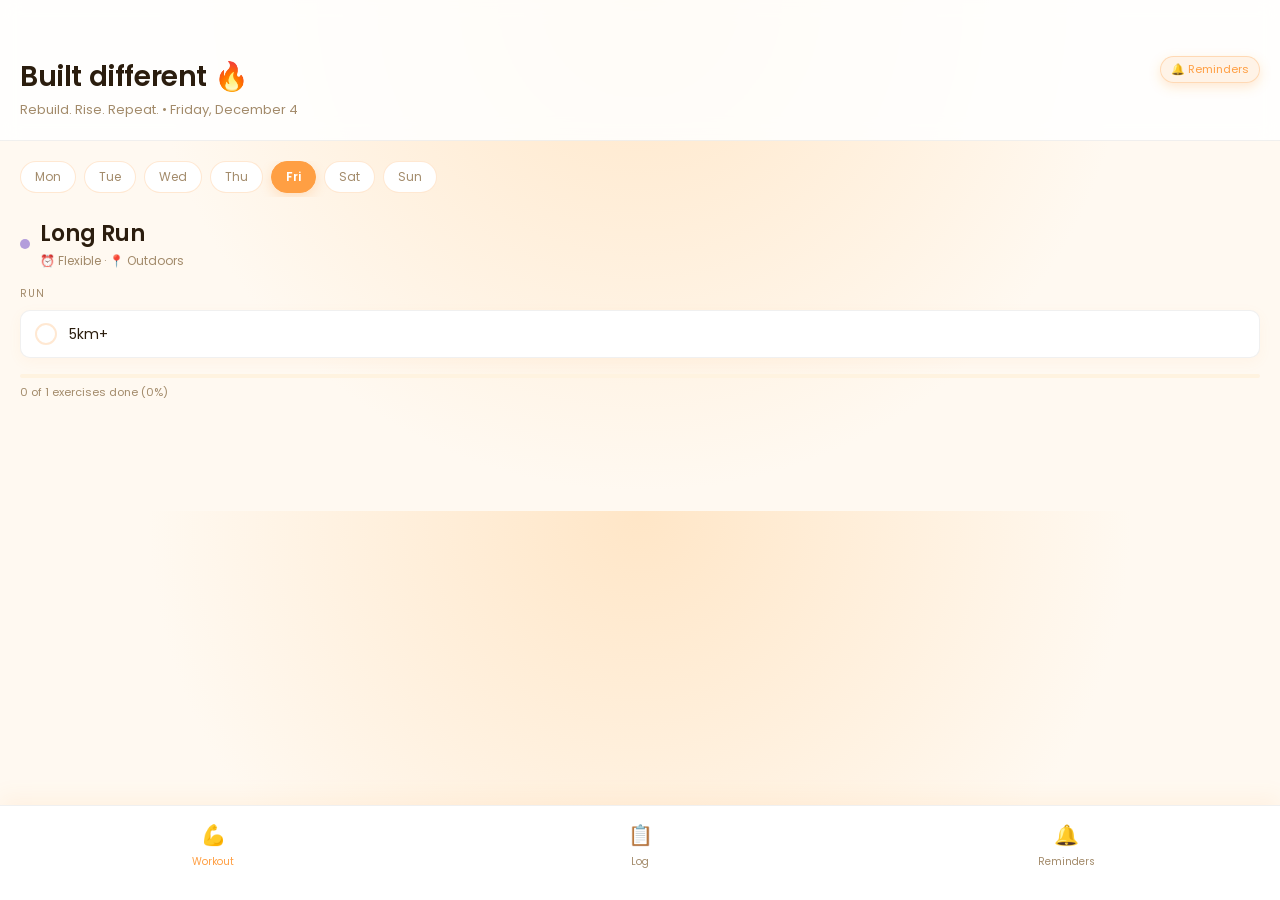
<file: index.html>
<!DOCTYPE html>
<html lang="en">
<head>
<meta charset="UTF-8">
<meta name="viewport" content="width=device-width, initial-scale=1.0, viewport-fit=cover">
<meta name="apple-mobile-web-app-capable" content="yes">
<meta name="apple-mobile-web-app-status-bar-style" content="black-translucent">
<meta name="apple-mobile-web-app-title" content="My Fitness">
<title>My Fitness</title>
<link rel="preconnect" href="https://fonts.googleapis.com">
<link href="https://fonts.googleapis.com/css2?family=Poppins:wght@300;400;500;600;700&display=swap" rel="stylesheet">

<link rel="stylesheet" href="./styles.css">
<script src="./app.js" defer></script>
</head>
<body>

<div class="header">
  <div class="header-top">
    <div>
      <h1 class="serif" id="greetingLabel">Rise & burn ☀️</h1>
      <div class="date" id="dateLabel">Rebuild. Rise. Repeat.</div>
    </div>
    <div class="ntfy-badge" onclick="showPage('reminders')">🔔 Reminders</div>
  </div>
</div>

<div class="page active" id="page-workout">
  <div class="day-nav" id="dayNav"></div>
  <div id="workoutContent"></div>
</div>

<div class="page" id="page-log">
  <!-- Food Log -->
  <div class="log-section">
    <div class="log-section-header">
      <h3><span class="log-icon">🍽️</span> Food log</h3>
      <button class="add-btn" onclick="openModal('food')">+ Add</button>
    </div>
    <div class="log-entries" id="foodEntries">
      <div style="font-size:13px;color:var(--muted);padding:8px 0;">Nothing logged yet today.</div>
    </div>
  </div>

  <!-- Water Log -->
  <div class="log-section">
    <div class="log-section-header">
      <h3><span class="log-icon">💧</span> Water</h3>
      <button class="add-btn" onclick="addWater()">+ Glass</button>
    </div>
    <div class="water-tracker" id="waterTracker"></div>
    <div class="water-count" id="waterCount">0 glasses today</div>
  </div>

  <!-- Walk log -->
  <div class="log-section">
    <div class="log-section-header">
      <h3><span class="log-icon">🚶</span> Walk</h3>
      <button class="add-btn" onclick="openModal('walk')">+ Log</button>
    </div>
    <div class="log-entries" id="walkEntries">
      <div style="font-size:13px;color:var(--muted);padding:8px 0;">No walks logged today.</div>
    </div>
  </div>
</div>

<div class="page" id="page-reminders">
  <div id="ntfySetup"></div>

  <p class="section-label">Today's schedule</p>
  <div class="reminder-card">
    <div class="reminder-row">
      <div class="reminder-icon-box" style="background:rgba(255,179,71,0.15)">🍗</div>
      <div class="reminder-info">
        <div class="reminder-label">Protein meal</div>
        <div class="reminder-sub">Lunch — high protein focus</div>
      </div>
      <div class="reminder-time">1:00 PM</div>
    </div>
    <div class="reminder-row">
      <div class="reminder-icon-box" style="background:rgba(200,245,90,0.1)">🥜</div>
      <div class="reminder-info">
        <div class="reminder-label">Snack time</div>
        <div class="reminder-sub">Keep it light</div>
      </div>
      <div class="reminder-time">3:00 PM</div>
    </div>
    <div class="reminder-row">
      <div class="reminder-icon-box" style="background:rgba(107,197,255,0.12)">💧</div>
      <div class="reminder-info">
        <div class="reminder-label">Water reminders</div>
        <div class="reminder-sub">Hourly, 9am – 8pm</div>
      </div>
      <div class="reminder-time">Hourly</div>
    </div>
    <div class="reminder-row">
      <div class="reminder-icon-box" style="background:rgba(179,157,219,0.15)">🌅</div>
      <div class="reminder-info">
        <div class="reminder-label">Light dinner</div>
        <div class="reminder-sub">Wind-down eating</div>
      </div>
      <div class="reminder-time">7:00 PM</div>
    </div>
    <div class="reminder-row">
      <div class="reminder-icon-box" style="background:rgba(200,245,90,0.1)">🚶</div>
      <div class="reminder-info">
        <div class="reminder-label">Evening walk</div>
        <div class="reminder-sub">After dinner walk</div>
      </div>
      <div class="reminder-time">8:00 PM</div>
    </div>
  </div>

  <div id="testNotifSection"></div>
</div>

<!-- Bottom Nav -->
<nav class="nav">
  <button class="nav-btn active" onclick="showPage('workout')" id="nav-workout">
    <span class="nav-icon">💪</span>Workout
  </button>
  <button class="nav-btn" onclick="showPage('log')" id="nav-log">
    <span class="nav-icon">📋</span>Log
  </button>
  <button class="nav-btn" onclick="showPage('reminders')" id="nav-reminders">
    <span class="nav-icon">🔔</span>Reminders
  </button>
</nav>

<!-- Modal -->
<div class="modal-overlay hidden" id="modalOverlay">
  <div class="modal-sheet">
    <div class="modal-handle"></div>
    <div class="modal-title" id="modalTitle">Log food</div>
    <input class="modal-input" id="modalInput" type="text" placeholder="e.g. Chicken & rice..." />
    <div class="modal-actions">
      <button class="btn btn-secondary" onclick="closeModal()">Cancel</button>
      <button class="btn btn-primary" onclick="saveLog()">Save</button>
    </div>
  </div>
</div>
</body>
</html>
</file>
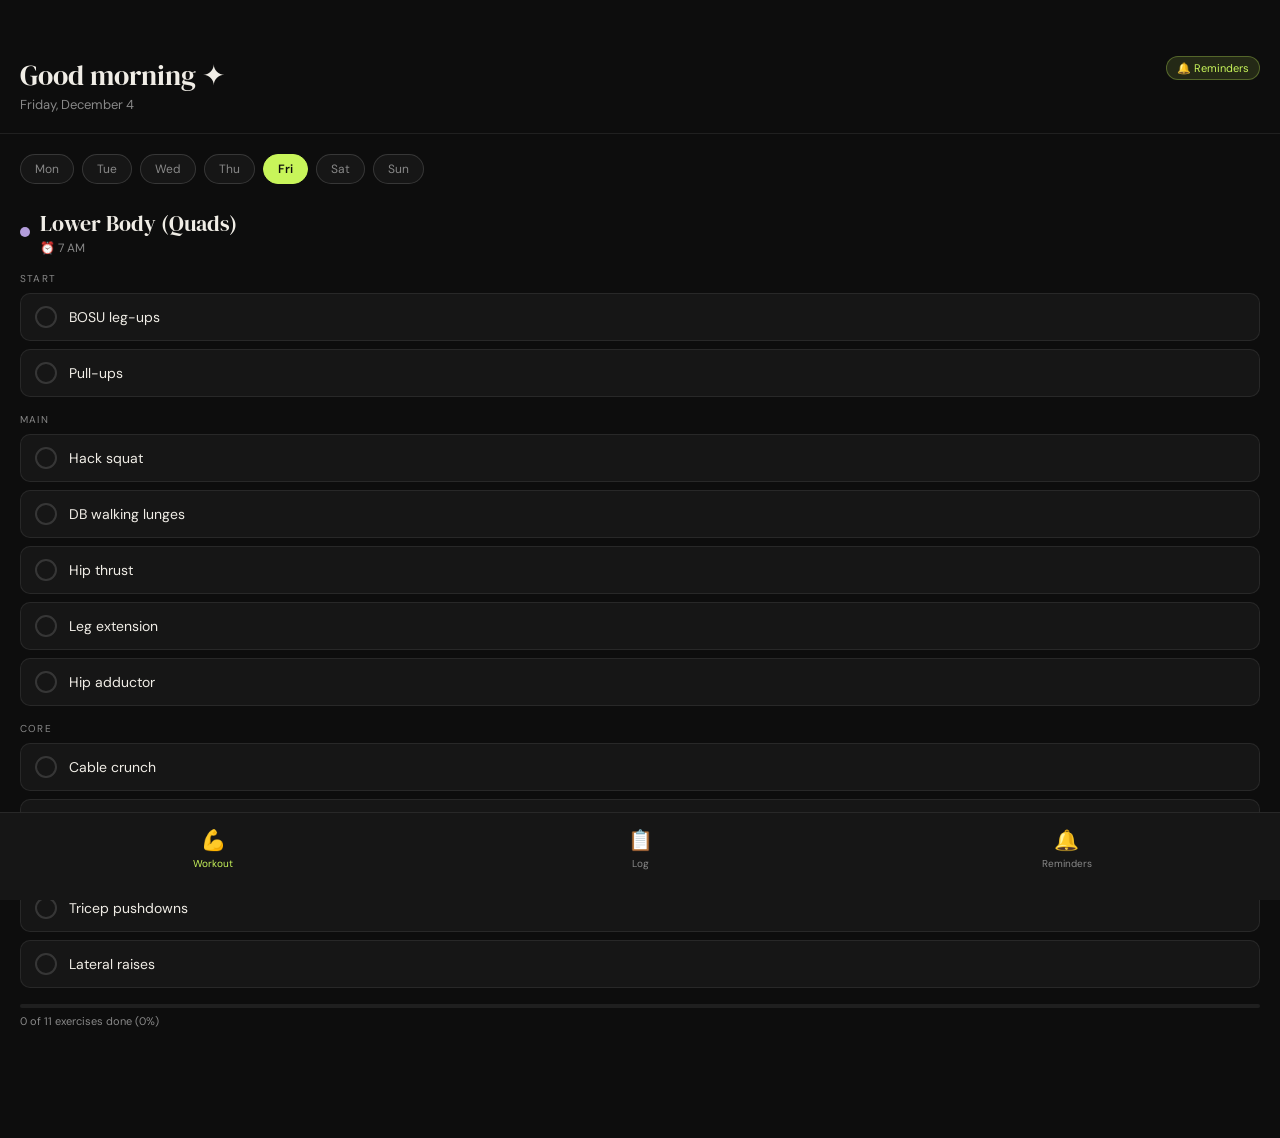
<file: main.html>
<!DOCTYPE html>
<html lang="en">
<head>
<meta charset="UTF-8">
<meta name="viewport" content="width=device-width, initial-scale=1.0, viewport-fit=cover">
<meta name="apple-mobile-web-app-capable" content="yes">
<meta name="apple-mobile-web-app-status-bar-style" content="black-translucent">
<meta name="apple-mobile-web-app-title" content="My Fitness">
<title>My Fitness</title>
<link rel="preconnect" href="https://fonts.googleapis.com">
<link href="https://fonts.googleapis.com/css2?family=DM+Serif+Display:ital@0;1&family=DM+Sans:wght@300;400;500;600&display=swap" rel="stylesheet">
<style>
  :root {
    --bg: #0d0d0d;
    --bg2: #161616;
    --bg3: #1f1f1f;
    --border: rgba(255,255,255,0.08);
    --border2: rgba(255,255,255,0.14);
    --text: #f0ede6;
    --muted: #888;
    --accent: #c8f55a;
    --accent-dim: rgba(200,245,90,0.12);
    --accent-border: rgba(200,245,90,0.3);
    --red: #ff6b6b;
    --orange: #ffb347;
    --blue: #6bc5ff;
    --purple: #b39ddb;
    --green: #c8f55a;
    --radius: 16px;
    --radius-sm: 10px;
  }

  * { box-sizing: border-box; margin: 0; padding: 0; -webkit-tap-highlight-color: transparent; }

  body {
    font-family: 'DM Sans', sans-serif;
    background: var(--bg);
    color: var(--text);
    min-height: 100vh;
    min-height: -webkit-fill-available;
    overflow-x: hidden;
    padding-bottom: 90px;
  }

  h1, h2, .serif { font-family: 'DM Serif Display', serif; }

  .header {
    padding: 56px 20px 20px;
    background: var(--bg);
    position: sticky;
    top: 0;
    z-index: 100;
    border-bottom: 1px solid var(--border);
  }

  .header-top {
    display: flex;
    justify-content: space-between;
    align-items: flex-start;
  }

  .header h1 { font-size: 28px; color: var(--text); font-weight: 400; }
  .header .date { font-size: 13px; color: var(--muted); margin-top: 2px; }

  .ntfy-badge {
    font-size: 11px;
    background: var(--accent-dim);
    color: var(--accent);
    border: 1px solid var(--accent-border);
    padding: 4px 10px;
    border-radius: 20px;
    cursor: pointer;
    flex-shrink: 0;
  }

  .nav {
    position: fixed;
    bottom: 0;
    left: 0; right: 0;
    background: var(--bg2);
    border-top: 1px solid var(--border);
    display: flex;
    padding: 8px 0 24px;
    z-index: 200;
  }

  .nav-btn {
    flex: 1;
    display: flex;
    flex-direction: column;
    align-items: center;
    gap: 4px;
    background: none;
    border: none;
    color: var(--muted);
    font-family: 'DM Sans', sans-serif;
    font-size: 10px;
    cursor: pointer;
    padding: 6px 0;
    transition: color 0.2s;
  }

  .nav-btn.active { color: var(--accent); }
  .nav-icon { font-size: 20px; }

  .page { display: none; padding: 20px; }
  .page.active { display: block; }

  /* --- WORKOUT DAY CARD --- */
  .day-label {
    display: flex;
    align-items: center;
    gap: 10px;
    margin-bottom: 16px;
  }

  .day-dot {
    width: 10px; height: 10px;
    border-radius: 50%;
    flex-shrink: 0;
  }

  .day-title { font-family: 'DM Serif Display', serif; font-size: 22px; }
  .day-subtitle { font-size: 12px; color: var(--muted); margin-top: 2px; }

  .section-label {
    font-size: 10px;
    letter-spacing: 0.12em;
    text-transform: uppercase;
    color: var(--muted);
    margin: 16px 0 8px;
  }

  .exercise-item {
    display: flex;
    align-items: center;
    gap: 12px;
    padding: 12px 14px;
    background: var(--bg2);
    border: 1px solid var(--border);
    border-radius: var(--radius-sm);
    margin-bottom: 8px;
    cursor: pointer;
    transition: border-color 0.2s, background 0.2s;
    user-select: none;
  }

  .exercise-item.done {
    border-color: var(--accent-border);
    background: var(--accent-dim);
  }

  .ex-check {
    width: 22px; height: 22px;
    border-radius: 50%;
    border: 2px solid var(--border2);
    flex-shrink: 0;
    display: flex;
    align-items: center;
    justify-content: center;
    transition: all 0.2s;
  }

  .exercise-item.done .ex-check {
    background: var(--accent);
    border-color: var(--accent);
  }

  .ex-check-icon { display: none; font-size: 12px; }
  .exercise-item.done .ex-check-icon { display: block; }

  .ex-name { font-size: 14px; font-weight: 400; }
  .exercise-item.done .ex-name { text-decoration: line-through; color: var(--muted); }

  .day-nav {
    display: flex;
    gap: 8px;
    margin-bottom: 20px;
    overflow-x: auto;
    padding-bottom: 4px;
    scrollbar-width: none;
  }
  .day-nav::-webkit-scrollbar { display: none; }

  .day-chip {
    flex-shrink: 0;
    padding: 6px 14px;
    border-radius: 20px;
    border: 1px solid var(--border2);
    background: var(--bg2);
    color: var(--muted);
    font-size: 12px;
    cursor: pointer;
    transition: all 0.2s;
    font-family: 'DM Sans', sans-serif;
  }

  .day-chip.active {
    background: var(--accent);
    color: #0d0d0d;
    border-color: var(--accent);
    font-weight: 600;
  }

  .rest-card {
    background: var(--bg2);
    border: 1px solid var(--border);
    border-radius: var(--radius);
    padding: 32px 20px;
    text-align: center;
  }

  .rest-card .rest-emoji { font-size: 36px; margin-bottom: 12px; }
  .rest-card h2 { font-family: 'DM Serif Display', serif; font-size: 22px; margin-bottom: 8px; }
  .rest-card p { color: var(--muted); font-size: 14px; }

  .progress-bar-wrap {
    background: var(--bg3);
    border-radius: 4px;
    height: 4px;
    margin-top: 16px;
    overflow: hidden;
  }

  .progress-bar-fill {
    height: 100%;
    background: var(--accent);
    border-radius: 4px;
    transition: width 0.4s ease;
  }

  .progress-label {
    font-size: 11px;
    color: var(--muted);
    margin-top: 6px;
  }

  /* --- LOG PAGE --- */
  .log-section {
    background: var(--bg2);
    border: 1px solid var(--border);
    border-radius: var(--radius);
    margin-bottom: 16px;
    overflow: hidden;
  }

  .log-section-header {
    padding: 14px 16px;
    border-bottom: 1px solid var(--border);
    display: flex;
    justify-content: space-between;
    align-items: center;
  }

  .log-section-header h3 {
    font-size: 14px;
    font-weight: 500;
    display: flex;
    align-items: center;
    gap: 8px;
  }

  .log-icon { font-size: 16px; }

  .add-btn {
    font-size: 11px;
    color: var(--accent);
    background: var(--accent-dim);
    border: 1px solid var(--accent-border);
    padding: 4px 10px;
    border-radius: 20px;
    cursor: pointer;
    font-family: 'DM Sans', sans-serif;
  }

  .log-entries { padding: 8px 16px 12px; }

  .log-entry {
    display: flex;
    justify-content: space-between;
    align-items: center;
    padding: 8px 0;
    border-bottom: 1px solid var(--border);
    font-size: 13px;
  }

  .log-entry:last-child { border-bottom: none; }

  .log-entry-text { color: var(--text); }
  .log-entry-meta { color: var(--muted); font-size: 11px; }

  .delete-btn {
    background: none;
    border: none;
    color: var(--muted);
    cursor: pointer;
    font-size: 14px;
    padding: 4px;
  }

  .water-tracker {
    display: flex;
    gap: 6px;
    flex-wrap: wrap;
    padding: 12px 16px;
  }

  .water-glass {
    width: 36px; height: 36px;
    border-radius: 8px;
    border: 1px solid var(--border2);
    background: var(--bg3);
    display: flex;
    align-items: center;
    justify-content: center;
    font-size: 18px;
    cursor: pointer;
    transition: all 0.2s;
  }

  .water-glass.filled {
    background: rgba(107,197,255,0.15);
    border-color: rgba(107,197,255,0.4);
  }

  .water-count {
    font-size: 12px;
    color: var(--muted);
    padding: 0 16px 12px;
  }

  /* --- REMINDERS PAGE --- */
  .reminder-card {
    background: var(--bg2);
    border: 1px solid var(--border);
    border-radius: var(--radius);
    margin-bottom: 12px;
    overflow: hidden;
  }

  .reminder-row {
    display: flex;
    align-items: center;
    gap: 14px;
    padding: 14px 16px;
    border-bottom: 1px solid var(--border);
  }
  .reminder-row:last-child { border-bottom: none; }

  .reminder-time {
    font-family: 'DM Serif Display', serif;
    font-size: 18px;
    color: var(--text);
    min-width: 60px;
  }

  .reminder-info { flex: 1; }
  .reminder-label { font-size: 13px; font-weight: 500; }
  .reminder-sub { font-size: 11px; color: var(--muted); margin-top: 1px; }

  .reminder-icon-box {
    width: 36px; height: 36px;
    border-radius: 10px;
    display: flex; align-items: center; justify-content: center;
    font-size: 18px;
    flex-shrink: 0;
  }

  /* --- MODAL / INPUT --- */
  .modal-overlay {
    position: fixed;
    inset: 0;
    background: rgba(0,0,0,0.7);
    z-index: 500;
    display: flex;
    align-items: flex-end;
    justify-content: center;
  }

  .modal-overlay.hidden { display: none; }

  .modal-sheet {
    background: var(--bg2);
    border-radius: 20px 20px 0 0;
    padding: 20px 20px 40px;
    width: 100%;
    max-width: 480px;
  }

  .modal-handle {
    width: 40px; height: 4px;
    background: var(--border2);
    border-radius: 2px;
    margin: 0 auto 20px;
  }

  .modal-title {
    font-family: 'DM Serif Display', serif;
    font-size: 20px;
    margin-bottom: 16px;
  }

  .modal-input {
    width: 100%;
    background: var(--bg3);
    border: 1px solid var(--border2);
    border-radius: var(--radius-sm);
    padding: 12px 14px;
    color: var(--text);
    font-family: 'DM Sans', sans-serif;
    font-size: 15px;
    outline: none;
    margin-bottom: 12px;
  }

  .modal-input:focus { border-color: var(--accent); }

  .modal-actions { display: flex; gap: 10px; }

  .btn {
    flex: 1;
    padding: 13px;
    border-radius: var(--radius-sm);
    font-family: 'DM Sans', sans-serif;
    font-size: 14px;
    font-weight: 500;
    cursor: pointer;
    border: none;
    transition: opacity 0.2s;
  }

  .btn-primary { background: var(--accent); color: #0d0d0d; }
  .btn-secondary { background: var(--bg3); color: var(--text); border: 1px solid var(--border2); }

  /* --- NTFY SETUP --- */
  .setup-card {
    background: var(--bg2);
    border: 1px solid var(--accent-border);
    border-radius: var(--radius);
    padding: 20px;
    margin-bottom: 20px;
  }

  .setup-card h3 { font-family: 'DM Serif Display', serif; font-size: 18px; margin-bottom: 8px; }
  .setup-card p { font-size: 13px; color: var(--muted); line-height: 1.6; margin-bottom: 12px; }

  .setup-steps { list-style: none; }
  .setup-steps li {
    font-size: 13px;
    color: var(--text);
    padding: 6px 0;
    display: flex;
    gap: 10px;
    align-items: flex-start;
  }

  .step-num {
    min-width: 20px; height: 20px;
    border-radius: 50%;
    background: var(--accent);
    color: #0d0d0d;
    font-size: 11px;
    font-weight: 600;
    display: flex; align-items: center; justify-content: center;
    flex-shrink: 0;
    margin-top: 1px;
  }

  .topic-display {
    background: var(--bg3);
    border: 1px solid var(--border2);
    border-radius: var(--radius-sm);
    padding: 10px 14px;
    font-size: 13px;
    font-family: monospace;
    color: var(--accent);
    margin: 10px 0;
    word-break: break-all;
  }

  .small-link {
    color: var(--accent);
    font-size: 12px;
    text-decoration: underline;
    cursor: pointer;
  }
</style>
</head>
<body>

<div class="header">
  <div class="header-top">
    <div>
      <h1 class="serif">Good morning ✦</h1>
      <div class="date" id="dateLabel"></div>
    </div>
    <div class="ntfy-badge" onclick="showPage('reminders')">🔔 Reminders</div>
  </div>
</div>

<div class="page active" id="page-workout">
  <div class="day-nav" id="dayNav"></div>
  <div id="workoutContent"></div>
</div>

<div class="page" id="page-log">
  <!-- Food Log -->
  <div class="log-section">
    <div class="log-section-header">
      <h3><span class="log-icon">🍽️</span> Food log</h3>
      <button class="add-btn" onclick="openModal('food')">+ Add</button>
    </div>
    <div class="log-entries" id="foodEntries">
      <div style="font-size:13px;color:var(--muted);padding:8px 0;">Nothing logged yet today.</div>
    </div>
  </div>

  <!-- Water Log -->
  <div class="log-section">
    <div class="log-section-header">
      <h3><span class="log-icon">💧</span> Water</h3>
      <button class="add-btn" onclick="addWater()">+ Glass</button>
    </div>
    <div class="water-tracker" id="waterTracker"></div>
    <div class="water-count" id="waterCount">0 glasses today</div>
  </div>

  <!-- Walk log -->
  <div class="log-section">
    <div class="log-section-header">
      <h3><span class="log-icon">🚶</span> Walk</h3>
      <button class="add-btn" onclick="openModal('walk')">+ Log</button>
    </div>
    <div class="log-entries" id="walkEntries">
      <div style="font-size:13px;color:var(--muted);padding:8px 0;">No walks logged today.</div>
    </div>
  </div>
</div>

<div class="page" id="page-reminders">
  <div id="ntfySetup"></div>

  <p class="section-label">Today's schedule</p>
  <div class="reminder-card">
    <div class="reminder-row">
      <div class="reminder-icon-box" style="background:rgba(255,179,71,0.15)">🍗</div>
      <div class="reminder-info">
        <div class="reminder-label">Protein meal</div>
        <div class="reminder-sub">Lunch — high protein focus</div>
      </div>
      <div class="reminder-time">1:00 PM</div>
    </div>
    <div class="reminder-row">
      <div class="reminder-icon-box" style="background:rgba(200,245,90,0.1)">🥜</div>
      <div class="reminder-info">
        <div class="reminder-label">Snack time</div>
        <div class="reminder-sub">Keep it light</div>
      </div>
      <div class="reminder-time">3:00 PM</div>
    </div>
    <div class="reminder-row">
      <div class="reminder-icon-box" style="background:rgba(107,197,255,0.12)">💧</div>
      <div class="reminder-info">
        <div class="reminder-label">Water reminders</div>
        <div class="reminder-sub">Hourly, 9am – 8pm</div>
      </div>
      <div class="reminder-time">Hourly</div>
    </div>
    <div class="reminder-row">
      <div class="reminder-icon-box" style="background:rgba(179,157,219,0.15)">🌅</div>
      <div class="reminder-info">
        <div class="reminder-label">Light dinner</div>
        <div class="reminder-sub">Wind-down eating</div>
      </div>
      <div class="reminder-time">7:00 PM</div>
    </div>
    <div class="reminder-row">
      <div class="reminder-icon-box" style="background:rgba(200,245,90,0.1)">🚶</div>
      <div class="reminder-info">
        <div class="reminder-label">Evening walk</div>
        <div class="reminder-sub">After dinner walk</div>
      </div>
      <div class="reminder-time">8:00 PM</div>
    </div>
  </div>

  <div id="testNotifSection"></div>
</div>

<!-- Bottom Nav -->
<nav class="nav">
  <button class="nav-btn active" onclick="showPage('workout')" id="nav-workout">
    <span class="nav-icon">💪</span>Workout
  </button>
  <button class="nav-btn" onclick="showPage('log')" id="nav-log">
    <span class="nav-icon">📋</span>Log
  </button>
  <button class="nav-btn" onclick="showPage('reminders')" id="nav-reminders">
    <span class="nav-icon">🔔</span>Reminders
  </button>
</nav>

<!-- Modal -->
<div class="modal-overlay hidden" id="modalOverlay">
  <div class="modal-sheet">
    <div class="modal-handle"></div>
    <div class="modal-title" id="modalTitle">Log food</div>
    <input class="modal-input" id="modalInput" type="text" placeholder="e.g. Chicken & rice..." />
    <div class="modal-actions">
      <button class="btn btn-secondary" onclick="closeModal()">Cancel</button>
      <button class="btn btn-primary" onclick="saveLog()">Save</button>
    </div>
  </div>
</div>

<script>
const DAYS = ['Sunday','Monday','Tuesday','Wednesday','Thursday','Friday','Saturday'];
const today = new Date();
const todayIdx = today.getDay();

document.getElementById('dateLabel').textContent = today.toLocaleDateString('en-US', { weekday:'long', month:'long', day:'numeric' });

const SCHEDULE = {
  1: {
    label: 'Monday — Lower Body',
    color: '#ff6b6b',
    time: '7 AM (fasted)',
    sections: [
      { name: 'Start (non-negotiables)', exercises: ['BOSU leg-ups','Pull-ups'] },
      { name: 'Main', exercises: ['Barbell hip thrust','RDL','Bulgarian split squat','Hip abductor'] },
      { name: 'Core (belly focus)', exercises: ['Hanging leg raises','Cable crunch'] },
      { name: 'Arms (light)', exercises: ['Tricep pushdowns or kickbacks','Lateral raises'] }
    ]
  },
  2: {
    label: 'Tuesday — Cardio + Core',
    color: '#ffcc44',
    time: 'Flexible',
    sections: [
      { name: 'Cardio (pick one)', exercises: ['20–25 min run (easy pace)','Incline walking'] },
      { name: 'Core circuit', exercises: ['Hanging leg raises','Plank','Cable crunch'] }
    ]
  },
  3: {
    label: 'Wednesday — Upper Body',
    color: '#6bc5ff',
    time: '7 AM',
    sections: [
      { name: 'Start', exercises: ['BOSU leg-ups','Pull-ups'] },
      { name: 'Back + Push', exercises: ['Lat pulldown','Chest-supported DB row','Incline DB press','Single-arm lat row'] },
      { name: '🔥 Arms (main focus)', exercises: ['Preacher curl','Tricep kickbacks','Overhead tricep extension','Lateral raises'] },
      { name: 'Finish', exercises: ['Dead hang'] }
    ]
  },
  4: {
    label: 'Thursday — Fat Loss Day',
    color: '#c8f55a',
    time: 'Flexible',
    sections: [
      { name: 'Intervals (pick one)', exercises: ['1 min fast / 2 min walk × 6–8 rounds','30–40 min incline walk'] }
    ]
  },
  5: {
    label: 'Friday — Lower Body (Quads)',
    color: '#b39ddb',
    time: '7 AM',
    sections: [
      { name: 'Start', exercises: ['BOSU leg-ups','Pull-ups'] },
      { name: 'Main', exercises: ['Hack squat','DB walking lunges','Hip thrust','Leg extension','Hip adductor'] },
      { name: 'Core', exercises: ['Cable crunch','Hanging leg raises'] },
      { name: 'Arms (light)', exercises: ['Tricep pushdowns','Lateral raises'] }
    ]
  },
  6: {
    label: 'Saturday — Active + Pilates',
    color: '#ffb347',
    time: 'Flexible',
    sections: [
      { name: 'Activity', exercises: ['Long walk','Light run','Pilates / YouTube workout (optional)'] }
    ]
  },
  0: {
    label: 'Sunday — Rest & Reset',
    color: '#888',
    time: 'All day',
    rest: true,
    sections: [
      { name: 'Gentle movement', exercises: ['Walk','Stretch'] }
    ]
  }
};

let currentDay = todayIdx;
let checkedExercises = JSON.parse(localStorage.getItem('checked') || '{}');
let foodLog = JSON.parse(localStorage.getItem('foodLog') || '[]');
let waterLog = JSON.parse(localStorage.getItem('waterLog') || '{}');
let walkLog = JSON.parse(localStorage.getItem('walkLog') || '[]');
let ntfyTopic = localStorage.getItem('ntfyTopic') || '';
let currentModal = '';

const todayKey = today.toISOString().split('T')[0];

function saveChecked() { localStorage.setItem('checked', JSON.stringify(checkedExercises)); }

function renderDayNav() {
  const nav = document.getElementById('dayNav');
  nav.innerHTML = '';
  const order = [1,2,3,4,5,6,0];
  order.forEach(d => {
    const chip = document.createElement('button');
    chip.className = 'day-chip' + (d === currentDay ? ' active' : '');
    chip.textContent = DAYS[d].slice(0,3);
    chip.onclick = () => { currentDay = d; renderDayNav(); renderWorkout(); };
    nav.appendChild(chip);
  });
}

function renderWorkout() {
  const content = document.getElementById('workoutContent');
  const day = SCHEDULE[currentDay];
  if (!day) { content.innerHTML = ''; return; }

  let html = `<div class="day-label">
    <div class="day-dot" style="background:${day.color}"></div>
    <div>
      <div class="day-title">${day.label.split('—')[1]?.trim() || day.label}</div>
      <div class="day-subtitle">⏰ ${day.time}</div>
    </div>
  </div>`;

  if (day.rest) {
    html += `<div class="rest-card">
      <div class="rest-emoji">🌿</div>
      <h2>Rest & Reset</h2>
      <p>Walk + stretch. Recovery is part of the process.</p>
    </div>`;
  }

  const dayKey = `${todayKey}-${currentDay}`;
  let total = 0, done = 0;

  day.sections.forEach(sec => {
    html += `<div class="section-label">${sec.name}</div>`;
    sec.exercises.forEach(ex => {
      total++;
      const key = `${dayKey}-${ex}`;
      const checked = checkedExercises[key];
      if (checked) done++;
      html += `<div class="exercise-item${checked ? ' done' : ''}" onclick="toggleEx('${key}', this)">
        <div class="ex-check"><span class="ex-check-icon">✓</span></div>
        <div class="ex-name">${ex}</div>
      </div>`;
    });
  });

  const pct = total > 0 ? Math.round((done/total)*100) : 0;
  html += `<div class="progress-bar-wrap"><div class="progress-bar-fill" style="width:${pct}%"></div></div>
  <div class="progress-label">${done} of ${total} exercises done (${pct}%)</div>`;

  content.innerHTML = html;
}

function toggleEx(key, el) {
  checkedExercises[key] = !checkedExercises[key];
  saveChecked();
  renderWorkout();
}

function renderLog() {
  const todayFood = foodLog.filter(f => f.date === todayKey);
  const foodEl = document.getElementById('foodEntries');
  if (todayFood.length === 0) {
    foodEl.innerHTML = '<div style="font-size:13px;color:var(--muted);padding:8px 0;">Nothing logged yet today.</div>';
  } else {
    foodEl.innerHTML = todayFood.map((f,i) => `
      <div class="log-entry">
        <div>
          <div class="log-entry-text">${f.text}</div>
          <div class="log-entry-meta">${f.time}</div>
        </div>
        <button class="delete-btn" onclick="deleteFood(${foodLog.indexOf(f)})">✕</button>
      </div>`).join('');
  }

  const glasses = waterLog[todayKey] || 0;
  const tracker = document.getElementById('waterTracker');
  let glassHTML = '';
  for (let i = 0; i < 10; i++) {
    glassHTML += `<div class="water-glass${i < glasses ? ' filled' : ''}" onclick="setWater(${i+1})">💧</div>`;
  }
  tracker.innerHTML = glassHTML;
  document.getElementById('waterCount').textContent = `${glasses} glass${glasses !== 1 ? 'es' : ''} today (goal: 8–10)`;

  const todayWalk = walkLog.filter(w => w.date === todayKey);
  const walkEl = document.getElementById('walkEntries');
  if (todayWalk.length === 0) {
    walkEl.innerHTML = '<div style="font-size:13px;color:var(--muted);padding:8px 0;">No walks logged today.</div>';
  } else {
    walkEl.innerHTML = todayWalk.map(w => `
      <div class="log-entry">
        <div>
          <div class="log-entry-text">${w.text}</div>
          <div class="log-entry-meta">${w.time}</div>
        </div>
      </div>`).join('');
  }
}

function addWater() {
  const cur = waterLog[todayKey] || 0;
  waterLog[todayKey] = Math.min(cur + 1, 10);
  localStorage.setItem('waterLog', JSON.stringify(waterLog));
  renderLog();
}

function setWater(n) {
  waterLog[todayKey] = n;
  localStorage.setItem('waterLog', JSON.stringify(waterLog));
  renderLog();
}

function deleteFood(idx) {
  foodLog.splice(idx, 1);
  localStorage.setItem('foodLog', JSON.stringify(foodLog));
  renderLog();
}

function openModal(type) {
  currentModal = type;
  const titles = { food: 'Log food', walk: 'Log walk' };
  const placeholders = { food: 'e.g. Chicken & rice, protein shake...', walk: 'e.g. 30 min evening walk...' };
  document.getElementById('modalTitle').textContent = titles[type];
  document.getElementById('modalInput').placeholder = placeholders[type];
  document.getElementById('modalInput').value = '';
  document.getElementById('modalOverlay').classList.remove('hidden');
  setTimeout(() => document.getElementById('modalInput').focus(), 100);
}

function closeModal() {
  document.getElementById('modalOverlay').classList.add('hidden');
}

function saveLog() {
  const val = document.getElementById('modalInput').value.trim();
  if (!val) return;
  const entry = { text: val, date: todayKey, time: new Date().toLocaleTimeString('en-US', {hour:'2-digit',minute:'2-digit'}) };
  if (currentModal === 'food') {
    foodLog.push(entry);
    localStorage.setItem('foodLog', JSON.stringify(foodLog));
  } else {
    walkLog.push(entry);
    localStorage.setItem('walkLog', JSON.stringify(walkLog));
  }
  closeModal();
  renderLog();
}

function generateTopic() {
  const chars = 'abcdefghijklmnopqrstuvwxyz0123456789';
  let result = 'myfitness-';
  for (let i = 0; i < 8; i++) result += chars[Math.floor(Math.random()*chars.length)];
  return result;
}

function renderReminders() {
  const setup = document.getElementById('ntfySetup');
  if (!ntfyTopic) {
    ntfyTopic = generateTopic();
    localStorage.setItem('ntfyTopic', ntfyTopic);
  }

  setup.innerHTML = `<div class="setup-card">
    <h3>Set up push notifications</h3>
    <p>Install the free <strong>ntfy</strong> app on your iPhone, then subscribe to your personal topic below. You'll get all your reminders as real push notifications.</p>
    <ol class="setup-steps">
      <li><span class="step-num">1</span><span>Download <strong>ntfy</strong> from the App Store (free, by Philipp Heckel)</span></li>
      <li><span class="step-num">2</span><span>Open ntfy → tap <strong>+</strong> → Subscribe to topic:</span></li>
    </ol>
    <div class="topic-display">${ntfyTopic}</div>
    <ol class="setup-steps" start="3">
      <li><span class="step-num">3</span><span>Add this page to your iPhone home screen (Share → Add to Home Screen)</span></li>
      <li><span class="step-num">4</span><span>Done! Test it below 👇</span></li>
    </ol>
  </div>`;

  document.getElementById('testNotifSection').innerHTML = `
    <div style="margin-top:16px">
      <p class="section-label">Test your notifications</p>
      <div style="display:flex;flex-direction:column;gap:8px">
        <button class="btn btn-primary" onclick="sendTestNotif()">Send test notification</button>
        <button class="btn btn-secondary" onclick="scheduleReminders()">Activate all reminders</button>
      </div>
      <p style="font-size:11px;color:var(--muted);margin-top:12px;line-height:1.6;">Reminders run while this app is open or in the background as a PWA. For all-day reliability, keep the PWA installed on your home screen.</p>
    </div>`;
}

async function sendNotif(title, message) {
  if (!ntfyTopic) return;
  try {
    await fetch(`https://ntfy.sh/${ntfyTopic}`, {
      method: 'POST',
      headers: { 'Title': title, 'Content-Type': 'text/plain' },
      body: message
    });
  } catch(e) { console.log('ntfy error', e); }
}

function sendTestNotif() {
  sendNotif('My Fitness ✦', 'Notifications are working! Your reminders are set up correctly 💪');
  alert('Test sent! Check your ntfy app.');
}

let reminderIntervals = [];

function scheduleReminders() {
  reminderIntervals.forEach(id => clearInterval(id));
  reminderIntervals = [];

  function checkTime(h, m, cb) {
    const interval = setInterval(() => {
      const now = new Date();
      if (now.getHours() === h && now.getMinutes() === m && now.getSeconds() < 10) cb();
    }, 8000);
    reminderIntervals.push(interval);
  }

  checkTime(13, 0, () => sendNotif('🍗 Protein meal time!', 'Time for your 1pm protein meal. Fuel those muscles!'));
  checkTime(15, 0, () => sendNotif('🥜 Snack time', 'Keep it light — a healthy snack at 3pm.'));
  checkTime(19, 0, () => sendNotif('🌅 Light dinner', 'Wind down with a light dinner. Last meal of the eating window!'));
  checkTime(20, 0, () => sendNotif('🚶 Evening walk time!', "It's 8pm — time for your walk. You've got this!"));

  for (let h = 9; h <= 19; h++) {
    checkTime(h, 0, () => sendNotif('💧 Drink water', 'Hydration check! Sip some water.'));
  }

  alert('Reminders activated! Keep this app open in the background for them to fire.');
}

function showPage(name) {
  document.querySelectorAll('.page').forEach(p => p.classList.remove('active'));
  document.querySelectorAll('.nav-btn').forEach(b => b.classList.remove('active'));
  document.getElementById('page-' + name).classList.add('active');
  document.getElementById('nav-' + name).classList.add('active');
  if (name === 'log') renderLog();
  if (name === 'reminders') renderReminders();
}

document.getElementById('modalOverlay').addEventListener('click', function(e) {
  if (e.target === this) closeModal();
});

document.getElementById('modalInput').addEventListener('keydown', function(e) {
  if (e.key === 'Enter') saveLog();
});

renderDayNav();
renderWorkout();
</script>
</body>
</html>
</file>
<file: styles.css>
/* =========================
   THEME VARIABLES
   Main colors, spacing, and reusable design values
========================= */

:root {
  --bg: #fff9f1;
  --bg2: #ffffff;
  --bg3: #fff3e0;

  --text: #2b1d0e;
  --muted: #a38b6b;

  --accent: #ff9f43;
  --accent-dim: rgba(255, 159, 67, 0.12);
  --accent-border: rgba(255, 159, 67, 0.3);

  --red: #ff6b3d;
  --orange: #ff9f43;
  --blue: #6bc5ff;
  --purple: #c8b6ff;
  --green: #ffd166;

  --glow: rgba(255, 159, 67, 0.25);

  --border: rgba(0, 0, 0, 0.06);
  --border2: rgba(255, 159, 67, 0.24);

  --radius: 16px;
  --radius-sm: 10px;
}


/* =========================
   GLOBAL RESET
   Removes default spacing and makes sizing predictable
========================= */

* {
  box-sizing: border-box;
  margin: 0;
  padding: 0;
  -webkit-tap-highlight-color: transparent;
}

body {
  font-family: 'Poppins', sans-serif;
  background: radial-gradient(circle at top, #ffe6c7 0%, #fff9f1 60%);
  color: var(--text);
  min-height: 100vh;
  min-height: -webkit-fill-available;
  overflow-x: hidden;
  padding-bottom: 90px;
}

h1,
h2,
.serif {
  font-family: 'Poppins', sans-serif;
  font-weight: 600;
}


/* =========================
   HEADER
   Sticky top area with greeting, date, and reminder shortcut
========================= */

.header {
  padding: 56px 20px 20px;
  background: rgba(255, 255, 255, 0.86);
  backdrop-filter: blur(10px);
  position: sticky;
  top: 0;
  z-index: 100;
  border-bottom: 1px solid var(--border);
}

.header-top {
  display: flex;
  justify-content: space-between;
  align-items: flex-start;
  gap: 14px;
}

.header h1 {
  font-size: 28px;
  color: var(--text);
  font-weight: 600;
  letter-spacing: -0.4px;
}

.header .date {
  font-size: 13px;
  color: var(--muted);
  margin-top: 2px;
}

.ntfy-badge {
  font-size: 11px;
  background: var(--accent-dim);
  color: var(--accent);
  border: 1px solid var(--accent-border);
  padding: 4px 10px;
  border-radius: 20px;
  cursor: pointer;
  flex-shrink: 0;
  box-shadow: 0 4px 12px var(--glow);
}


/* =========================
   BOTTOM NAVIGATION
   Fixed mobile-style tab bar
========================= */

.nav {
  position: fixed;
  bottom: 0;
  left: 0;
  right: 0;
  background: var(--bg2);
  border-top: 1px solid var(--border);
  display: flex;
  padding: 8px 0 24px;
  z-index: 200;
  box-shadow: 0 -8px 20px rgba(255, 159, 67, 0.08);
}

.nav-btn {
  flex: 1;
  display: flex;
  flex-direction: column;
  align-items: center;
  gap: 4px;
  background: none;
  border: none;
  color: var(--muted);
  font-family: 'Poppins', sans-serif;
  font-size: 10px;
  cursor: pointer;
  padding: 6px 0;
  transition: color 0.2s;
}

.nav-btn.active {
  color: var(--accent);
}

.nav-icon {
  font-size: 20px;
}


/* =========================
   PAGE LAYOUT
   Controls which app page is visible
========================= */

.page {
  display: none;
  padding: 20px;
}

.page.active {
  display: block;
}


/* =========================
   WORKOUT PAGE
   Day selector, workout cards, exercise checklist, and progress bar
========================= */

.day-nav {
  display: flex;
  gap: 8px;
  margin-bottom: 20px;
  overflow-x: auto;
  padding-bottom: 4px;
  scrollbar-width: none;
}

.day-nav::-webkit-scrollbar {
  display: none;
}

.day-chip {
  flex-shrink: 0;
  padding: 6px 14px;
  border-radius: 20px;
  border: 1px solid var(--border2);
  background: var(--bg2);
  color: var(--muted);
  font-size: 12px;
  cursor: pointer;
  transition: all 0.2s;
  font-family: 'Poppins', sans-serif;
}

.day-chip.active {
  background: var(--accent);
  color: #ffffff;
  border-color: var(--accent);
  font-weight: 600;
  box-shadow: 0 4px 12px var(--glow);
}

.day-label {
  display: flex;
  align-items: center;
  gap: 10px;
  margin-bottom: 16px;
}

.day-dot {
  width: 10px;
  height: 10px;
  border-radius: 50%;
  flex-shrink: 0;
}

.day-title {
  font-family: 'Poppins', sans-serif;
  font-size: 22px;
  font-weight: 600;
}

.day-subtitle {
  font-size: 12px;
  color: var(--muted);
  margin-top: 2px;
}

.section-label {
  font-size: 10px;
  letter-spacing: 0.12em;
  text-transform: uppercase;
  color: var(--muted);
  margin: 16px 0 8px;
}

.exercise-item {
  display: flex;
  align-items: center;
  gap: 12px;
  padding: 12px 14px;
  background: var(--bg2);
  border: 1px solid var(--border);
  border-radius: var(--radius-sm);
  margin-bottom: 8px;
  cursor: pointer;
  transition: border-color 0.2s, background 0.2s, box-shadow 0.2s;
  user-select: none;
  box-shadow: 0 4px 14px rgba(255, 159, 67, 0.06);
}

.exercise-item.done {
  border-color: var(--accent-border);
  background: var(--accent-dim);
  box-shadow: 0 0 10px var(--glow);
}

.ex-check {
  width: 22px;
  height: 22px;
  border-radius: 50%;
  border: 2px solid var(--border2);
  flex-shrink: 0;
  display: flex;
  align-items: center;
  justify-content: center;
  transition: all 0.2s;
}

.exercise-item.done .ex-check {
  background: var(--accent);
  border-color: var(--accent);
}

.ex-check-icon {
  display: none;
  font-size: 12px;
  color: #ffffff;
}

.exercise-item.done .ex-check-icon {
  display: block;
}

.ex-name {
  font-size: 14px;
  font-weight: 400;
}

.exercise-item.done .ex-name {
  text-decoration: line-through;
  color: var(--muted);
}

.rest-card {
  background: var(--bg2);
  border: 1px solid var(--border);
  border-radius: var(--radius);
  padding: 32px 20px;
  text-align: center;
  box-shadow: 0 4px 16px rgba(255, 159, 67, 0.08);
}

.rest-card .rest-emoji {
  font-size: 36px;
  margin-bottom: 12px;
}

.rest-card h2 {
  font-size: 22px;
  margin-bottom: 8px;
}

.rest-card p {
  color: var(--muted);
  font-size: 14px;
}

.progress-bar-wrap {
  background: var(--bg3);
  border-radius: 4px;
  height: 4px;
  margin-top: 16px;
  overflow: hidden;
}

.progress-bar-fill {
  height: 100%;
  background: linear-gradient(90deg, var(--orange), var(--red));
  border-radius: 4px;
  transition: width 0.4s ease;
}

.progress-label {
  font-size: 11px;
  color: var(--muted);
  margin-top: 6px;
}


/* =========================
   LOG PAGE
   Food, water, and walk tracking cards
========================= */

.log-section {
  background: var(--bg2);
  border: 1px solid var(--border);
  border-radius: var(--radius);
  margin-bottom: 16px;
  overflow: hidden;
  box-shadow: 0 4px 16px rgba(255, 159, 67, 0.08);
}

.log-section-header {
  padding: 14px 16px;
  border-bottom: 1px solid var(--border);
  display: flex;
  justify-content: space-between;
  align-items: center;
}

.log-section-header h3 {
  font-size: 14px;
  font-weight: 600;
  display: flex;
  align-items: center;
  gap: 8px;
}

.log-icon {
  font-size: 16px;
}

.add-btn {
  font-size: 11px;
  color: var(--accent);
  background: var(--accent-dim);
  border: 1px solid var(--accent-border);
  padding: 4px 10px;
  border-radius: 20px;
  cursor: pointer;
  font-family: 'Poppins', sans-serif;
}

.log-entries {
  padding: 8px 16px 12px;
}

.log-entry {
  display: flex;
  justify-content: space-between;
  align-items: center;
  padding: 8px 0;
  border-bottom: 1px solid var(--border);
  font-size: 13px;
}

.log-entry:last-child {
  border-bottom: none;
}

.log-entry-text {
  color: var(--text);
}

.log-entry-meta {
  color: var(--muted);
  font-size: 11px;
}

.delete-btn {
  background: none;
  border: none;
  color: var(--muted);
  cursor: pointer;
  font-size: 14px;
  padding: 4px;
}


/* =========================
   WATER TRACKER
   Glass buttons and filled hydration state
========================= */

.water-tracker {
  display: flex;
  gap: 6px;
  flex-wrap: wrap;
  padding: 12px 16px;
}

.water-glass {
  width: 36px;
  height: 36px;
  border-radius: 8px;
  border: 1px solid var(--border2);
  background: var(--bg3);
  display: flex;
  align-items: center;
  justify-content: center;
  font-size: 18px;
  cursor: pointer;
  transition: all 0.2s;
}

.water-glass.filled {
  background: linear-gradient(135deg, #6bc5ff, #b3ecff);
  border-color: rgba(107, 197, 255, 0.4);
  box-shadow: 0 0 8px rgba(107, 197, 255, 0.3);
}

.water-count {
  font-size: 12px;
  color: var(--muted);
  padding: 0 16px 12px;
}


/* =========================
   REMINDERS PAGE
   Reminder schedule cards and rows
========================= */

.reminder-card {
  background: var(--bg2);
  border: 1px solid var(--border);
  border-radius: var(--radius);
  margin-bottom: 12px;
  overflow: hidden;
  box-shadow: 0 4px 16px rgba(255, 159, 67, 0.08);
}

.reminder-row {
  display: flex;
  align-items: center;
  gap: 14px;
  padding: 14px 16px;
  border-bottom: 1px solid var(--border);
}

.reminder-row:last-child {
  border-bottom: none;
}

.reminder-time {
  font-family: 'Poppins', sans-serif;
  font-size: 18px;
  font-weight: 600;
  color: var(--text);
  min-width: 60px;
}

.reminder-info {
  flex: 1;
}

.reminder-label {
  font-size: 13px;
  font-weight: 600;
}

.reminder-sub {
  font-size: 11px;
  color: var(--muted);
  margin-top: 1px;
}

.reminder-icon-box {
  width: 36px;
  height: 36px;
  border-radius: 10px;
  display: flex;
  align-items: center;
  justify-content: center;
  font-size: 18px;
  flex-shrink: 0;
}


/* =========================
   MODAL
   Bottom sheet used for food and walk inputs
========================= */

.modal-overlay {
  position: fixed;
  inset: 0;
  background: rgba(43, 29, 14, 0.45);
  z-index: 500;
  display: flex;
  align-items: flex-end;
  justify-content: center;
}

.modal-overlay.hidden {
  display: none;
}

.modal-sheet {
  background: var(--bg2);
  border-radius: 20px 20px 0 0;
  padding: 20px 20px 40px;
  width: 100%;
  max-width: 480px;
  box-shadow: 0 -8px 30px rgba(43, 29, 14, 0.12);
}

.modal-handle {
  width: 40px;
  height: 4px;
  background: var(--border2);
  border-radius: 2px;
  margin: 0 auto 20px;
}

.modal-title {
  font-family: 'Poppins', sans-serif;
  font-size: 20px;
  font-weight: 600;
  margin-bottom: 16px;
}

.modal-input {
  width: 100%;
  background: var(--bg3);
  border: 1px solid var(--border2);
  border-radius: var(--radius-sm);
  padding: 12px 14px;
  color: var(--text);
  font-family: 'Poppins', sans-serif;
  font-size: 15px;
  outline: none;
  margin-bottom: 12px;
}

.modal-input:focus {
  border-color: var(--accent);
}

.modal-actions {
  display: flex;
  gap: 10px;
}

.btn {
  flex: 1;
  padding: 13px;
  border-radius: var(--radius-sm);
  font-family: 'Poppins', sans-serif;
  font-size: 14px;
  font-weight: 600;
  cursor: pointer;
  border: none;
  transition: opacity 0.2s, box-shadow 0.2s;
}

.btn-primary {
  background: var(--accent);
  color: #ffffff;
  box-shadow: 0 4px 12px var(--glow);
}

.btn-secondary {
  background: var(--bg3);
  color: var(--text);
  border: 1px solid var(--border2);
}


/* =========================
   NTFY SETUP
   Push notification setup card, topic display, and setup steps
========================= */

.setup-card {
  background: var(--bg2);
  border: 1px solid var(--accent-border);
  border-radius: var(--radius);
  padding: 20px;
  margin-bottom: 20px;
  box-shadow: 0 4px 16px rgba(255, 159, 67, 0.08);
}

.setup-card h3 {
  font-family: 'Poppins', sans-serif;
  font-size: 18px;
  font-weight: 600;
  margin-bottom: 8px;
}

.setup-card p {
  font-size: 13px;
  color: var(--muted);
  line-height: 1.6;
  margin-bottom: 12px;
}

.setup-steps {
  list-style: none;
}

.setup-steps li {
  font-size: 13px;
  color: var(--text);
  padding: 6px 0;
  display: flex;
  gap: 10px;
  align-items: flex-start;
}

.step-num {
  min-width: 20px;
  height: 20px;
  border-radius: 50%;
  background: var(--accent);
  color: #ffffff;
  font-size: 11px;
  font-weight: 600;
  display: flex;
  align-items: center;
  justify-content: center;
  flex-shrink: 0;
  margin-top: 1px;
}

.topic-display {
  background: var(--bg3);
  border: 1px solid var(--border2);
  border-radius: var(--radius-sm);
  padding: 10px 14px;
  font-size: 13px;
  font-family: monospace;
  color: var(--accent);
  margin: 10px 0;
  word-break: break-all;
}

.small-link {
  color: var(--accent);
  font-size: 12px;
  text-decoration: underline;
  cursor: pointer;
}
</file>
